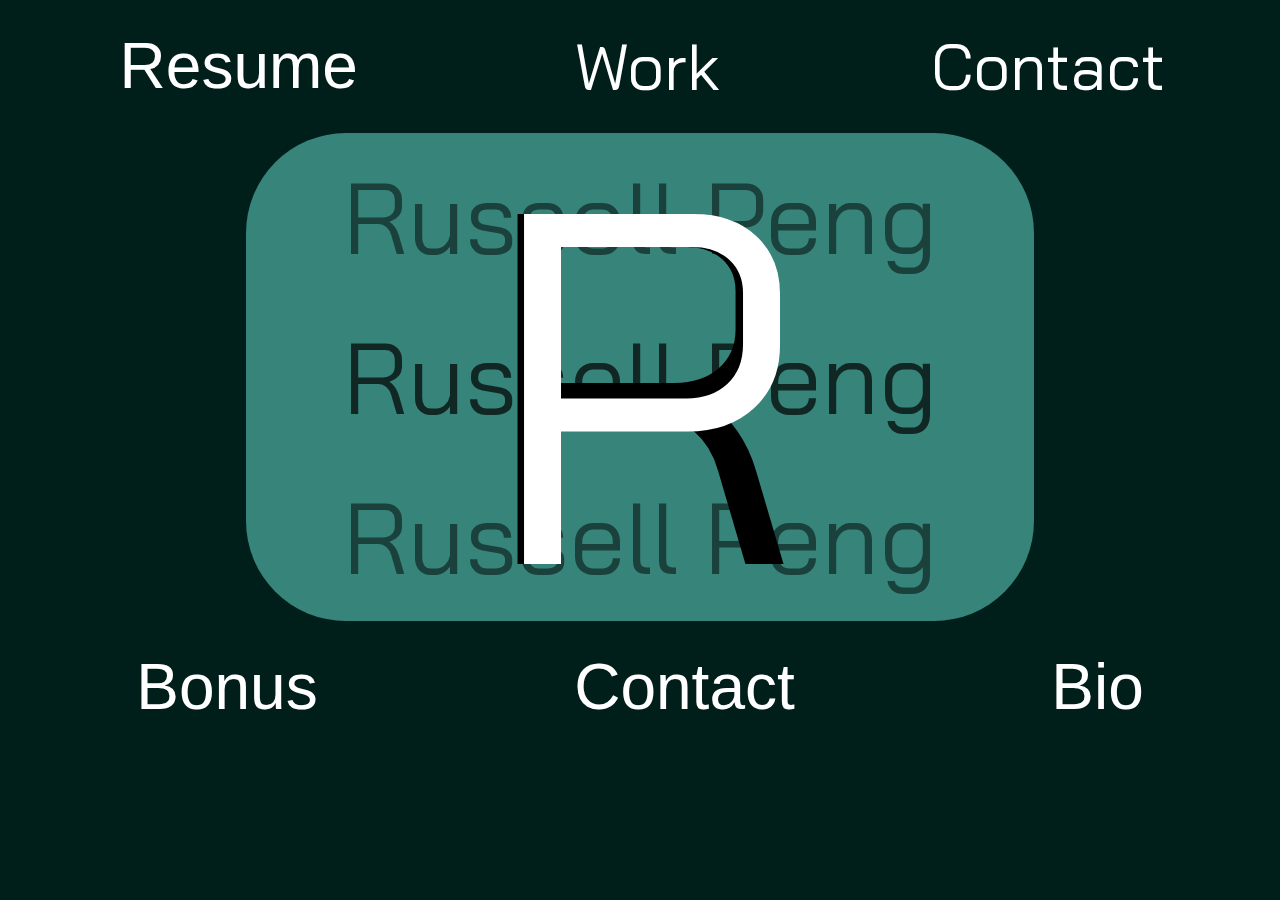
<file: index.html>
<!DOCTYPE html>
<html>
    <head>
        <link rel="stylesheet" href="style.css">
        <link href='https://fonts.googleapis.com/css?family=Bai Jamjuree' rel='stylesheet'>

    </head>

    <body>

        

        <div class = "flex-container nav">
            <button class="homepagemeanu">Resume</button>
            <a class="homepagemeanu" href="work.html">Work</a>
            <a class="homepagemeanu" href="./contact.html">Contact</a>
        </div>

        <div class = "flex-container">            
            <div class="insideSquare">
                <span id="P">P</span>
                <span id="R">R</span>
                <span class="middleText">Russell Peng</span>
                <span class="middleText" id="middle2">Russell Peng</span>
                <span class="middleText">Russell Peng</span>
            </div>
        </div>

       <div class = "flex-container nav">
            <button class="homepagemeanu">Bonus</button>
            <button class="homepagemeanu">Contact</button>
            <button class="homepagemeanu">Bio</button>
       </div>
        
    </body>


</html>
</file>
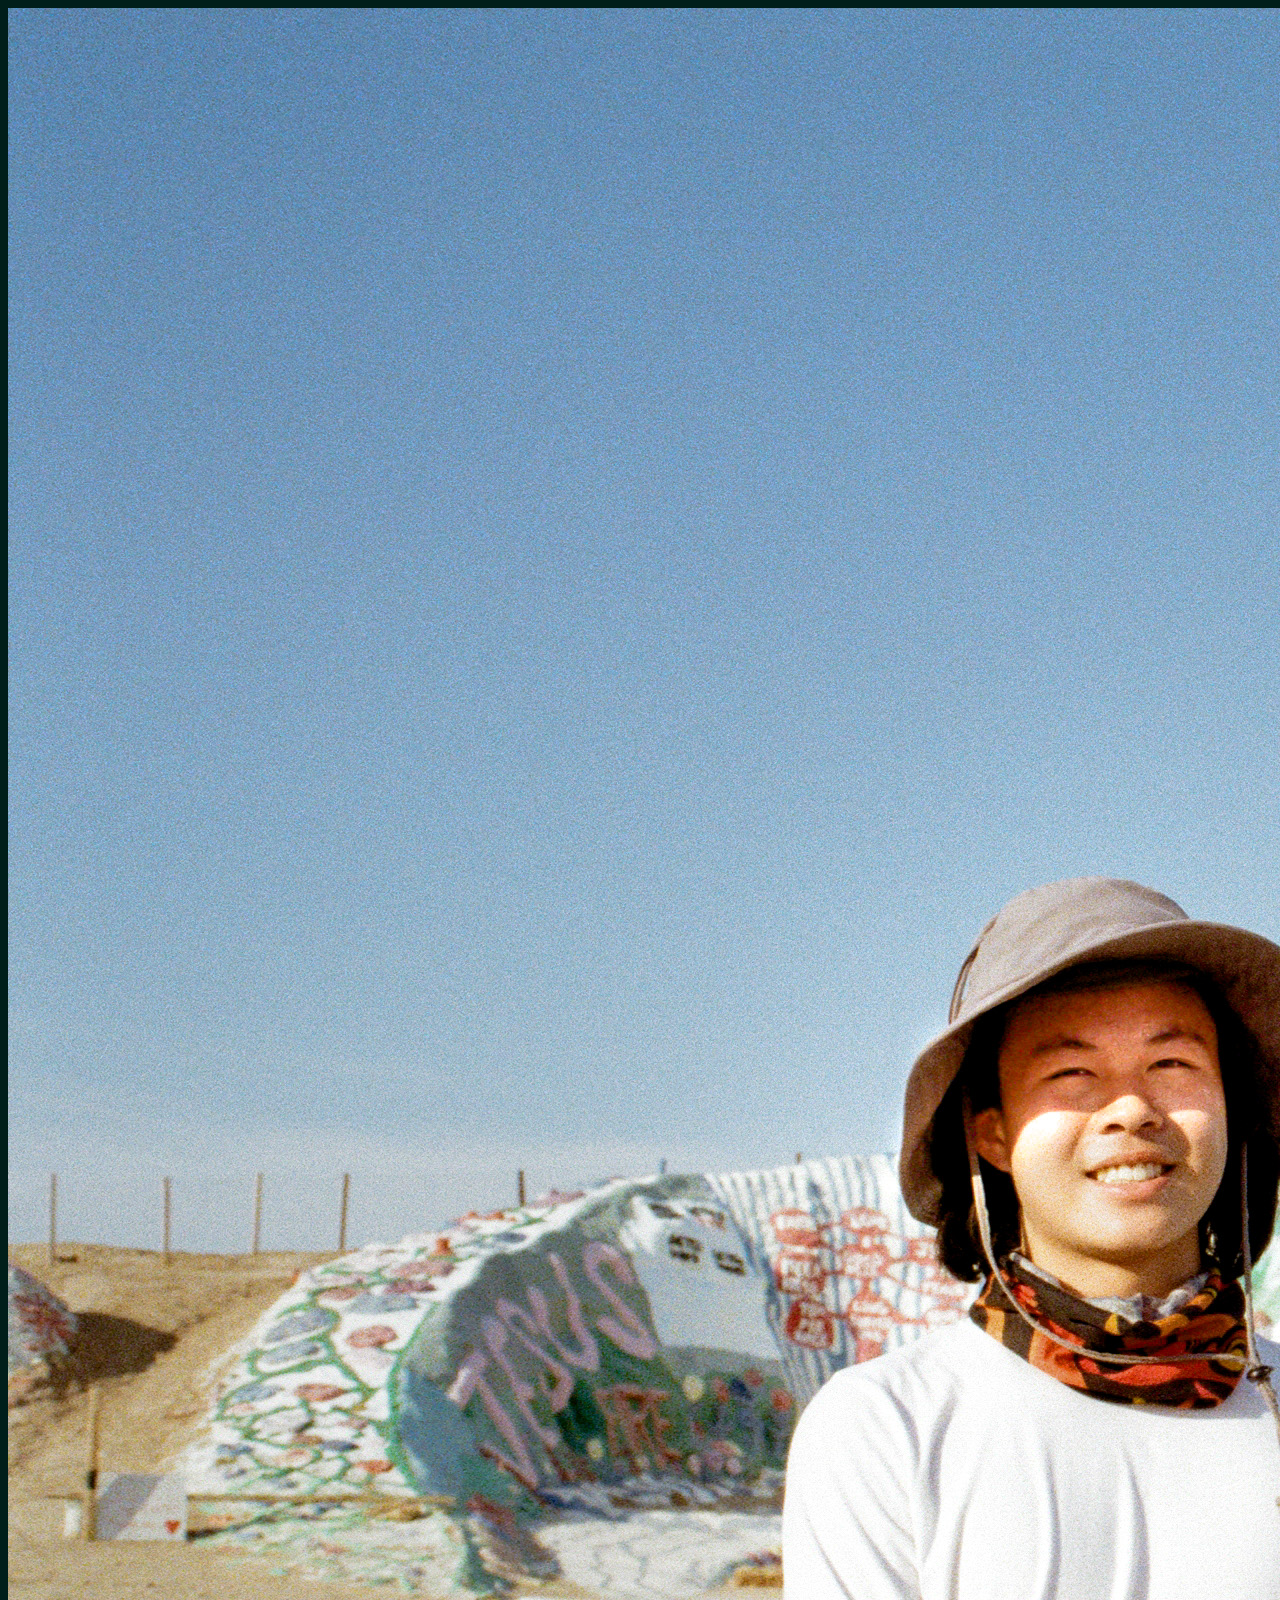
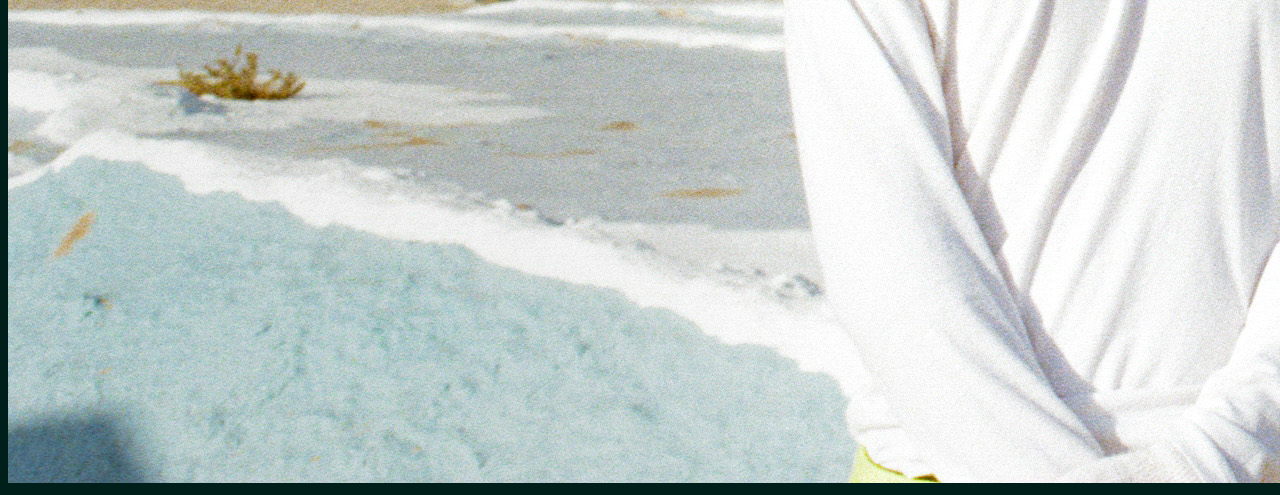
<file: contact.html>
<!DOCTYPE html>
<html>
    <head>
        <link rel="stylesheet" href="style.css">
        <link href='https://fonts.googleapis.com/css?family=Bai Jamjuree' rel='stylesheet'>

    </head>

    <body>

        <img src="profilepic.JPG" alt="my goodlooking face">
        
    </body>


</html>
</file>
<file: style.css>
body{
    background-color: #001E1A;
    font-family: 'Bai Jamjuree';
}

.insideSquare{
    display: flex;
    flex-direction: column;
    justify-content: center;
    align-items: center; 
    height: 488px;
    width: 788px;
    background-color: #36847A;
    border-radius: 100px;
    border: none;
}

.insideSquare:hover{
    background-color: black;
}

.middleText {
    font-size: 100px;
    line-height: 160px;
    opacity: 50%;
}

#middle2{
    opacity: 70%;
}

.homepagemeanu{
    display: flex;
    font-size: 64px;
    line-height: 80px;
    color:#FFFFFF;
    flex-grow: 1;
    justify-content: center;
    background-color: #001E1A;
    align-items: center;
    border:none;
    text-decoration: none;

}

.homepagemeanu:hover{
    background-color: #FFFFFF;
    color: #001E1A;
}

/*.resumee{
    position: absolute;
    width: 236px;
    height: 80px;
    left: 63px;
    top: -20px;
    
}
*/
.flex-container{
    display: flex;
    flex-direction: row;
    justify-content: center;    
}

.nav {
    margin: 2% 0;
}

#P{
    color: #FFFFFF;
    position: absolute;
    font-size: 500px;
    line-height: 625px;
    z-index: 2;
}

#R{
    color: black;
    position: absolute;
    font-size: 500px;
    line-height: 625px;
    z-index: 1;
}

#workflexcontainer{
    display: flex;
    flex-direction: row;
    
}

#firstworkflexcontainer{
    display: flex;
    flex-direction: column;
    width: 45%;
    height: 50%;
    flex-grow: 2;
    border: #FFFFFF;
    padding-right: 3%;
    margin-left: 4%;
    align-items: center;
    
}

#secondworkflexcontainer{
    display: flex;
    flex-direction: column;
    width: 45%;
    height: 50%;
    flex-grow: 2;
    padding-left: 3%;
    align-items: center;
}

#portfolio1{
    font-size: 50px;
    line-height: 160px;
    color:#001E1A;
    z-index: 3;
    }

#portfolio2{
    font-size: 50px;
    line-height: 160px;
    color: white;
    }
#squarecontainer{
    display: flex;
    flex-direction: row;
    flex-grow: 1;
}
#portfolioSquare{
    display: flex;
    flex-direction: row;
    align-items: center;
    background-color: white;
    width: 6.2%;
    height: 60px;
    border-radius: 20px;
    margin-left: 3%;
    margin-top: 1%;
    margin-bottom: 1%;
}

#fineArtContainer{
    display: flex;
    flex-direction: row;
    justify-content: end;
    flex-grow: 1;
    padding-right: 10%;
}

#fineArt{
    align-self: center;
    font-size: 50px;
    line-height: 100px;
    color: white;
}

#fineArtNavBar{
    display: flex;
    flex-direction: row;
    margin-right: 3%;
    align-self: center;
    width: 27%;
    height: 50px;
    background-color:#36847A;
    border-radius: 20px;
    justify-content: space-between;

}

#homeNav{
    align-self: center;
    font-size: 30px;
    line-height: 160px;
    color:#001E1A;
    z-index: 2;
    padding-left: 3%;
}

#homeNav:hover{
    color: #FFFFFF;

}

#workNav{
    align-self: center;
    font-size: 30px;
    line-height: 160px;
    color:#001E1A;
    z-index: 2;
}

#workNav:hover {
    color: #FFFFFF;
}

#bioNav{
    align-self: center;
    font-size: 30px;
    line-height: 160px;
    color:#001E1A;
    z-index: 2;
    padding-right: 3%;

}

#bioNav:hover {
    color: #FFFFFF;
}

#lineInMiddle{
    display:flex;
    flex-direction: column;
    flex-grow: 1;
    margin-left: 5%;
}

#firstDot{
    width: 40px;
    height: 5%;
    background-color: #36847A;
    border-radius: 24px;
}

#secondDot{
    margin-top: 50%;
    width: 40px;
    height: 10%;
    background-color: #36847A;
    border-radius: 24px;
}

#thirdDot{
    margin-top: 50%;
    width: 40px;
    height: 30%;
    background-color: #36847A;
    border-radius: 24px;
}

#fourthDot{
    margin-top: 50%;
    width: 100%;
    height: 1000px;
    background-color: #36847A;
    border-radius: 24px 24px 0px 0px;

}

.imageAligncenter{
    display: flex;
    flex-direction: column;
    align-items: center;
}

#separation-rectangle-left{
    align-self: flex-start;
    margin-left: -11%;
    padding: 5% 0 5% 0;
}

#separation-rectangle-right{
    align-self: flex-end;
    margin-right: -1.3%;
    padding: 5% 0 5% 0;
}
</file>
